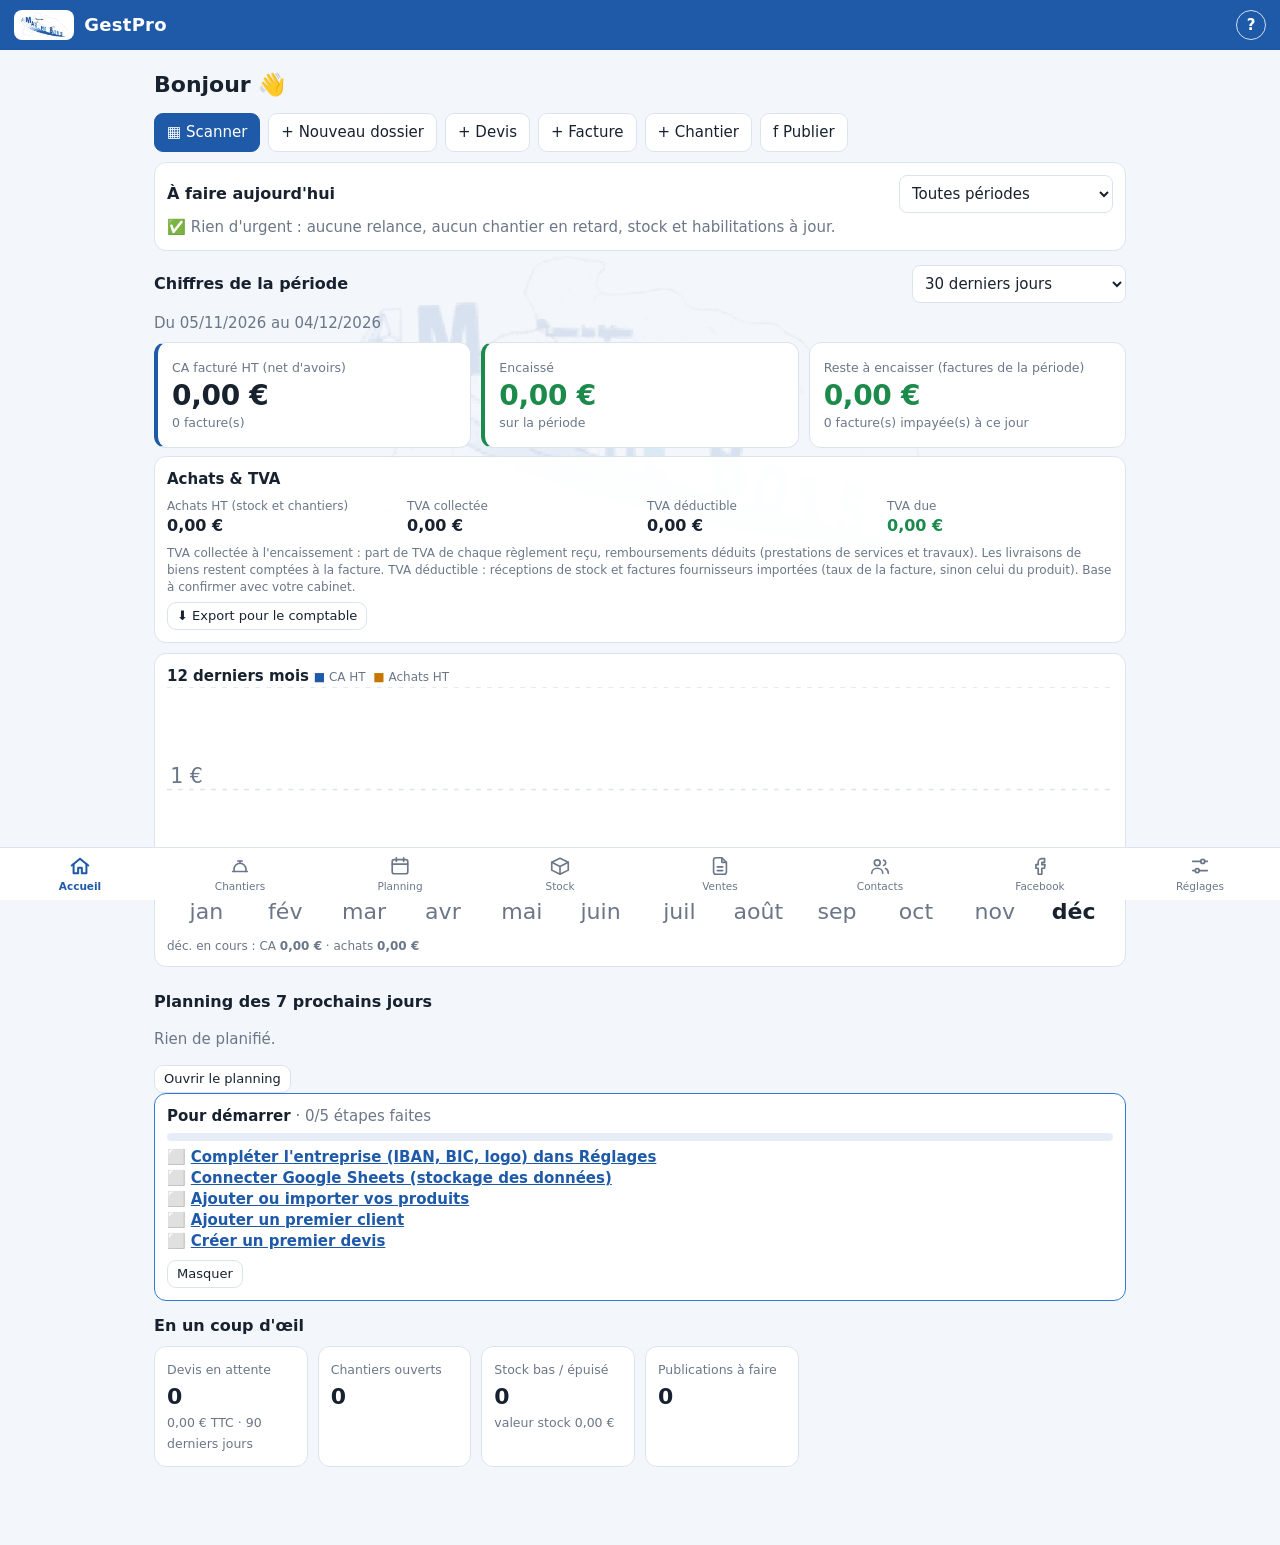
<file: index.html>
<!doctype html>
<html lang="fr">
<head>
<meta charset="utf-8">
<meta name="viewport" content="width=device-width,initial-scale=1,viewport-fit=cover">
<meta name="theme-color" content="#1e5aa8">
<meta name="apple-mobile-web-app-capable" content="yes">
<meta name="apple-mobile-web-app-title" content="GestPro">
<link rel="manifest" href="manifest.webmanifest">
<link rel="icon" href="icon-192.png">
<link rel="apple-touch-icon" href="icon-192.png">
<link rel="stylesheet" href="style.css">
<title>GestPro – Stock, devis, factures</title>
</head>
<body>
<header class="top"><a href="#/dashboard" class="brand"><span class="blogo"><img src="logo.png" alt=""></span><span class="bname">GestPro</span></a><span class="sp"></span><span id="offline" hidden>hors ligne</span><button id="user" class="cloud" hidden></button><button id="cloud" class="cloud" hidden></button><button id="help" class="hbtn" type="button" aria-label="Aide" title="Aide sur cet écran">?</button></header>
<main id="view"></main>
<nav id="nav">
  <a href="#/dashboard" data-r="dashboard"><i><svg viewBox="0 0 24 24" width="22" height="22" fill="none" stroke="currentColor" stroke-width="1.8" stroke-linecap="round" stroke-linejoin="round" aria-hidden="true"><path d="M3 11.5 12 4l9 7.5"/><path d="M5 10v10h5v-6h4v6h5V10"/></svg></i>Accueil</a>
  <a href="#/sites" data-r="sites"><i><svg viewBox="0 0 24 24" width="22" height="22" fill="none" stroke="currentColor" stroke-width="1.8" stroke-linecap="round" stroke-linejoin="round" aria-hidden="true"><path d="M4 18h16"/><path d="M5.5 18v-2.5a6.5 6.5 0 0 1 13 0V18"/><path d="M12 9V6.5"/><path d="M9.5 6.5h5"/></svg></i>Chantiers</a>
  <a href="#/planning" data-r="planning"><i><svg viewBox="0 0 24 24" width="22" height="22" fill="none" stroke="currentColor" stroke-width="1.8" stroke-linecap="round" stroke-linejoin="round" aria-hidden="true"><rect x="3.5" y="5" width="17" height="15.5" rx="2.2"/><path d="M3.5 10h17M8 3v4M16 3v4"/></svg></i>Planning</a>
  <a href="#/stock" data-r="stock"><i><svg viewBox="0 0 24 24" width="22" height="22" fill="none" stroke="currentColor" stroke-width="1.8" stroke-linecap="round" stroke-linejoin="round" aria-hidden="true"><path d="M21 8 12 3.5 3 8v8.5l9 4.5 9-4.5z"/><path d="M3 8l9 4.5L21 8M12 12.5V21"/></svg></i>Stock</a>
  <a href="#/docs" data-r="docs"><i><svg viewBox="0 0 24 24" width="22" height="22" fill="none" stroke="currentColor" stroke-width="1.8" stroke-linecap="round" stroke-linejoin="round" aria-hidden="true"><path d="M14 3H7.5A2.5 2.5 0 0 0 5 5.5v13A2.5 2.5 0 0 0 7.5 21h9a2.5 2.5 0 0 0 2.5-2.5V8z"/><path d="M14 3v5h5M9 13h6M9 17h6"/></svg></i>Ventes</a>
  <button type="button" id="morebtn" aria-expanded="false" aria-controls="more"><i><svg viewBox="0 0 24 24" width="22" height="22" fill="currentColor" aria-hidden="true"><circle cx="5.5" cy="12" r="1.8"/><circle cx="12" cy="12" r="1.8"/><circle cx="18.5" cy="12" r="1.8"/></svg></i>Plus</button>
</nav>
<div id="more" hidden>
  <a href="#/contacts" data-r="contacts"><i><svg viewBox="0 0 24 24" width="22" height="22" fill="none" stroke="currentColor" stroke-width="1.8" stroke-linecap="round" stroke-linejoin="round" aria-hidden="true"><circle cx="9" cy="8.5" r="3.2"/><path d="M3 20c0-3.3 2.7-5.5 6-5.5s6 2.2 6 5.5"/><path d="M16 5.6a3 3 0 0 1 0 5.8M18 14.8c1.8.7 3 2.4 3 5.2"/></svg></i>Contacts</a>
  <a href="#/facebook" data-r="facebook"><i><svg viewBox="0 0 24 24" width="22" height="22" fill="none" stroke="currentColor" stroke-width="1.8" stroke-linecap="round" stroke-linejoin="round" aria-hidden="true"><path d="M14.5 8H17V4h-3a4 4 0 0 0-4 4v2.5H7.5v4H10V21h4v-6.5h2.8l.7-4H14V8.6c0-.4.2-.6.5-.6z"/></svg></i>Facebook</a>
  <a href="#/settings" data-r="settings"><i><svg viewBox="0 0 24 24" width="22" height="22" fill="none" stroke="currentColor" stroke-width="1.8" stroke-linecap="round" stroke-linejoin="round" aria-hidden="true"><path d="M4 7h9M17 7h3M4 17h3M11 17h9"/><circle cx="15" cy="7" r="2.2"/><circle cx="9" cy="17" r="2.2"/></svg></i>Réglages</a>
</div>
<dialog id="modal"></dialog>
<div id="printarea"></div>
<div id="toast" hidden></div>
<script>
/* filet de sécurité : affiche l'erreur au lieu d'une page vide (fichiers mélangés / en cache) */
(function(){var shown=0;function show(m){if(shown++)return;var v=document.getElementById('view');if(v&&v.children.length)return;
 var d=document.createElement('div');d.style.cssText='padding:16px;color:#c62f2f;font:14px system-ui';
 d.innerHTML='<b>GestPro n\'a pas pu démarrer.</b><br>Cause probable : tous les fichiers ne sont pas à la même version sur GitHub. Déposez à nouveau l\'ensemble des fichiers puis rechargez.<br><small></small>';
 d.querySelector('small').textContent=m;(v||document.body).appendChild(d);}
 window.addEventListener('error',function(e){setTimeout(function(){show(e.message||'erreur')},1500)});
 window.addEventListener('unhandledrejection',function(e){setTimeout(function(){show(String(e.reason&&e.reason.message||e.reason))},1500)});})();
</script>
<script type="module" src="app.js"></script>
</body>
</html>
</file>
<file: style.css>
:root{--p:#1e5aa8;--p2:#2f7ad6;--bg:#f3f6fb;--card:#fff;--tx:#18222f;--mut:#6b7788;--bd:#dbe3ee;--ok:#1b8a4b;--warn:#c77700;--bad:#c62f2f;--r:12px}
*{box-sizing:border-box}
html,body{margin:0}
body{font:15px/1.4 system-ui,-apple-system,Segoe UI,Roboto,sans-serif;font-variant-numeric:tabular-nums;background:var(--bg);color:var(--tx);padding-bottom:calc(64px + env(safe-area-inset-bottom))}
.top{position:sticky;top:0;z-index:5;display:flex;align-items:center;gap:8px;background:var(--p);color:#fff;padding:10px 14px;padding-top:calc(10px + env(safe-area-inset-top))}
.brand{color:#fff;text-decoration:none;font-weight:700;font-size:18px;letter-spacing:.3px}
.sp{flex:1}
#offline{font-size:12px;background:#ffffff33;border-radius:99px;padding:2px 8px}
main{max-width:1000px;margin:0 auto;padding:14px}
h2{margin:6px 0 12px;font-size:22px}
h3{margin:14px 0 8px;font-size:16px}
nav#nav{overflow-x:auto;position:fixed;bottom:0;left:0;right:0;z-index:6;display:flex;background:#fff;border-top:1px solid var(--bd);padding-bottom:env(safe-area-inset-bottom)}
nav#nav a,nav#nav button{flex:1 1 0;min-width:48px;text-align:center;text-decoration:none;color:var(--mut);font:inherit;font-size:10.5px;padding:7px 2px 6px;background:none;border:0;cursor:pointer}
nav#nav a i,nav#nav button i{display:block;font-style:normal;line-height:1;height:24px}
nav#nav a i svg,nav#nav button i svg{display:block;margin:0 auto 2px}
nav#nav a.on,nav#nav button.on{color:var(--p);font-weight:600}
nav#nav a.on svg,nav#nav button.on svg{stroke-width:2.2}
.card{background:rgba(255,255,255,.94);border:1px solid var(--bd);border-radius:var(--r);padding:12px;margin-bottom:10px}
.grid{display:grid;gap:10px;grid-template-columns:repeat(auto-fill,minmax(150px,1fr))}
.kpi{background:var(--card);border:1px solid var(--bd);border-radius:var(--r);padding:12px;text-decoration:none;color:inherit;display:block}
.kpi b{display:block;font-size:22px;margin-top:2px}
.kpi small{color:var(--mut)}
.kpi.warn b{color:var(--warn)}.kpi.bad b{color:var(--bad)}.kpi.ok b{color:var(--ok)}
.btn{font:inherit;border:1px solid var(--bd);background:#fff;color:var(--tx);border-radius:9px;padding:8px 12px;cursor:pointer;text-decoration:none;display:inline-block}
.btn.primary{background:var(--p);border-color:var(--p);color:#fff}
.btn.danger{background:#fff;color:var(--bad);border-color:var(--bad)}
.btn.ghost{background:transparent}
.btn.sm{padding:4px 9px;font-size:13px}
.btn:active{opacity:.8}
.row{display:flex;gap:8px;align-items:center;flex-wrap:wrap;margin-bottom:10px}
.tabs{display:flex;gap:4px;margin-bottom:12px;overflow-x:auto;border-bottom:1px solid var(--bd)}
.tabs a{padding:8px 12px;text-decoration:none;color:var(--mut);white-space:nowrap;border-bottom:3px solid transparent}
.tabs a.on{color:var(--p);border-color:var(--p);font-weight:600}
input,select,textarea{font:inherit;width:100%;border:1px solid var(--bd);border-radius:8px;padding:8px;background:#fff;color:var(--tx)}
input[type=checkbox]{width:auto}
textarea{resize:vertical}
.search{flex:1;min-width:160px}
label.f{display:block;margin-bottom:9px}label.f[hidden]{display:none}
label.f>span{display:block;font-size:12px;color:var(--mut);margin-bottom:2px}
.cols{display:grid;gap:0 10px;grid-template-columns:1fr 1fr}
.cols .full{grid-column:1/-1}
.cols[hidden]{display:none}
.item{display:flex;gap:10px;align-items:center;background:rgba(255,255,255,.94);border:1px solid var(--bd);border-radius:var(--r);padding:10px 12px;margin-bottom:8px;cursor:pointer}
.item .main{flex:1;min-width:0}
.item .t{font-weight:600;overflow:hidden;text-overflow:ellipsis}
.item .s{color:var(--mut);font-size:13px}
.item .r{text-align:right;white-space:nowrap}
.chip{display:inline-block;background:#eaf1fb;color:var(--p);border-radius:99px;padding:1px 8px;font-size:12px;margin:2px 3px 0 0}
.chip.warn{background:#fff1d9;color:var(--warn)}.chip.bad{background:#fde5e5;color:var(--bad)}.chip.ok{background:#e0f4e8;color:var(--ok)}
.empty{color:var(--mut);text-align:center;padding:26px 10px}
.muted{color:var(--mut)}
dialog{border:0;border-radius:14px;padding:0;width:min(560px,96vw);max-height:92vh;box-shadow:0 10px 40px #0005}
dialog.wide{width:min(820px,96vw)}
dialog::backdrop{background:#0006}
.mform{display:flex;flex-direction:column;max-height:92vh}
.mform header{display:flex;align-items:center;padding:12px 14px;border-bottom:1px solid var(--bd)}
.mform header h3{margin:0;flex:1}
.mform .x{border:0;background:none;font-size:18px;cursor:pointer}
.mbody{padding:14px;overflow:auto}
.mform footer{display:flex;gap:8px;padding:10px 14px;border-top:1px solid var(--bd)}
.scanner{position:fixed;inset:0;z-index:50;background:#000;display:flex;flex-direction:column}
.scanner video{flex:1;width:100%;object-fit:cover;min-height:0}
.scanner .frame{position:absolute;left:12%;right:12%;top:25%;height:28%;border:3px solid #6fe39a;border-radius:12px;pointer-events:none}
.scanner .sbar{display:flex;gap:6px;padding:10px;background:#111}
.scanner .hint{position:absolute;top:calc(10px + env(safe-area-inset-top));left:0;right:0;text-align:center;color:#fff;margin:0;text-shadow:0 1px 3px #000}
#toast{position:fixed;left:50%;bottom:84px;transform:translateX(-50%);background:#18222f;color:#fff;padding:9px 16px;border-radius:99px;z-index:99;max-width:90vw}
/* éditeur de document */
.lines .ln{display:grid;grid-template-columns:1fr 70px 70px 90px 98px;gap:6px;align-items:start;margin-bottom:6px}
.lines .ln.h{font-size:12px;color:var(--mut)}
.lines .ln select.vat{padding-left:4px;padding-right:2px;font-size:13px}
.lines .ln select.vat.inh{color:var(--mut)}
.totals .trate small{font-weight:400}
.redbox{border:1px solid var(--bd);border-left:4px solid #c9a227;background:#fffbea;border-radius:10px;padding:10px 12px;font-size:13px;margin-top:12px}
.redbox .f{margin:6px 0}
/* seconde ligne : remise, option, total (en une seule ligne quand l'éditeur est assez large) */
.lines .ln .ex{grid-column:1/-1;display:flex;gap:12px;align-items:center;flex-wrap:wrap}
.lines .ln .tot{margin-left:auto;text-align:right;font-weight:600;padding-top:0}
.lines .ln .rem{display:inline-flex;align-items:center;gap:4px;margin:0;font-size:13px;color:var(--mut)}
.lines .ln .rem input{width:64px;padding:5px 6px}
.lines .ln .optk{display:inline-flex;align-items:center;gap:5px;margin:0;font-size:13px;color:var(--mut);cursor:pointer}
.lines .ln .optk input{width:auto}
.blk.optl{border-style:dashed}
.blk.optl .bb{opacity:.82}
.lines .ln .tot s{font-weight:400}
@container blk (min-width:800px){
 .lines .ln{grid-template-columns:minmax(160px,1fr) 62px 70px 84px 96px 68px 80px 112px;align-items:center}
 .lines .ln .ex{display:contents}
 .lines .ln .tot{grid-column:auto;margin-left:0}
 .lines .ln .rem{display:flex;width:100%}
 .lines .ln .rem span:first-child{display:none}
 .lines .ln .rem input{width:100%;min-width:0;padding:5px 4px}
 .lines .ln .optlbl,.lines .ln .tot s{display:none}
 .lines .ln .tot{line-height:1.2;white-space:nowrap}
}
#blks{container:blk/inline-size}
@media(max-width:620px){
 .cols{grid-template-columns:1fr}
 .lines .ln{grid-template-columns:1fr 1fr 1fr 1fr;border:1px solid var(--bd);border-radius:10px;padding:8px}
 .lines .ln .d{grid-column:1/-1}
 .lines .ln.h{display:none}
}
.discrow{margin-left:auto;max-width:300px;margin-top:10px}
.discrow .f{margin-bottom:2px}
.discrow .dr{display:flex;gap:6px}
.discrow .dr input{flex:1;min-width:0}
.discrow .dr select{width:92px;flex:none}
/* bouton « Options » de l'éditeur : TVA ligne par ligne, remises */
.optbtn[hidden]{display:none}
.optbtn.on{background:#eaf1fb;border-color:var(--p2);color:var(--p)}
.optpanel{display:grid;grid-template-columns:repeat(auto-fit,minmax(250px,1fr));gap:12px 22px;border:1px solid var(--bd);border-radius:10px;background:#f7faff;padding:10px 12px;margin:0 0 12px}
.optpanel .og.sideog{display:none}
.optpanel[hidden]{display:none}
.optpanel .og{display:flex;flex-direction:column;gap:7px;min-width:0}
.optpanel .ck{display:flex;gap:8px;align-items:flex-start;margin:0;cursor:pointer}
.optpanel .ck input{width:auto;margin-top:3px;flex:none}
.optpanel .ck small{display:block;color:var(--mut);font-size:12px;font-weight:400}
.optpanel .f{margin:2px 0 0}
.optpanel .foot{grid-column:1/-1;margin:0;font-size:12px}
.optpanel .og>b{font-size:13px}
/* informations internes sous chaque ligne : référence, photo, prix d'achat, marge, stock */
.lines .ln .d{display:flex;gap:6px;align-items:center;min-width:0}
.lines .ln .d>[data-k=desig]{flex:1;min-width:0}
.lines .ln .d .lref{width:84px;flex:none;min-width:0}
.lines .ln .lth{flex:none;width:38px;height:38px;border-radius:7px;overflow:hidden;background:#eef2f8;display:inline-flex}
.lines .ln .lth:empty{display:none}
.lines .ln .lth img{width:100%;height:100%;object-fit:cover}
.lines .ln .mx{grid-column:1/-1;display:flex;flex-wrap:wrap;align-items:center;gap:4px 16px;font-size:12.5px;color:var(--mut)}
.lines .ln .mx[hidden]{display:none}
.lines .ln .mx .pa{display:inline-flex;align-items:center;gap:5px;margin:0}
.lines .ln .mx .pa input{width:86px;padding:4px 6px}
.lines .ln .mx [data-mg]:empty,.lines .ln .mx [data-stk]:empty{display:none}
.lines .ln .mx .pos{color:var(--ok);font-weight:600}
.lines .ln .mx .neg,.margbox .neg{color:var(--bad);font-weight:600}
.margbox .pos{color:var(--ok)}
.lines .ln .mx .stk.low{color:var(--bad);font-weight:600}
.totals .margbox{display:block;border-top:1px dashed var(--bd);margin-top:8px;padding-top:6px;font-size:13px}
.totals .margbox>div{padding:2px 0}
.totals .margbox>b{display:block}
.totals .margbox small{display:block;font-size:11.5px}
/* saisie des lignes sans TVA propre (.nv) et/ou sans remise de ligne (.nr) */
#blks.nv .ln select.vat,#blks.nr .ln .rem{display:none}
@media(min-width:621px){
 .lines #blks.nv .ln{grid-template-columns:1fr 70px 70px 90px}
}
@media(max-width:620px){
 .lines .ln .d{flex-wrap:wrap}
 .lines .ln .d>[data-k=desig]{flex:1 1 100%;order:3}
 .lines .ln .d .lref{flex:1;width:auto;max-width:170px}
 .optpanel{grid-template-columns:1fr}
 .lines #blks.nv .ln{grid-template-columns:1fr 1fr 1fr}
}
@container blk (min-width:800px){
 .lines #blks.nv .ln{grid-template-columns:minmax(160px,1fr) 62px 70px 84px 68px 80px 112px}
 .lines #blks.nr .ln{grid-template-columns:minmax(160px,1fr) 62px 70px 84px 96px 80px 112px}
 .lines #blks.nv.nr .ln{grid-template-columns:minmax(160px,1fr) 62px 70px 84px 80px 112px}
}
.totals .optrow{font-size:13px;color:var(--mut);font-style:italic;border-top:1px dashed var(--bd);margin-top:6px;padding-top:6px}
.totals{margin-left:auto;max-width:300px}
.totals div{display:flex;justify-content:space-between;padding:3px 0}
.totals .big{font-size:18px;font-weight:700;border-top:2px solid var(--p);margin-top:4px;padding-top:6px}
.bar{height:8px;background:#e6edf6;border-radius:99px;overflow:hidden}
.bar i{display:block;height:100%;background:var(--ok)}
/* impression */
#printarea{display:none}
.sheet{font:var(--fs,12.5px)/1.35 Georgia,'Times New Roman',serif;color:#000;width:186mm;max-width:none;margin:0 auto;box-sizing:border-box}
#printarea{padding:0}
.sheet tr{page-break-inside:avoid}
.sheet .hd{display:flex;justify-content:space-between;gap:16px}
.sheet .hd>div{flex:1}
.sheet .co{font-family:Arial,sans-serif}
.sheet .co .nm{font-weight:700;font-size:var(--nmfs,15px);color:#1e5aa8;white-space:pre-line}
.sheet .co img{max-height:var(--logo,90px);max-width:100%;margin-bottom:6px}
.sheet .cl{font-family:Arial,sans-serif;font-weight:700;font-size:var(--clfs,14px);white-space:pre-line}
.sheet h1{font-size:var(--h1,19px);text-align:var(--h1al,left);margin:18px 0 4px}
.sheet .dt{text-align:var(--dateal,left)}
.sheet table.fx{table-layout:fixed;position:static;top:auto;right:auto;padding:0;line-height:inherit} /* « fx » sert aussi de style au bouton × (.fx plus bas) : on l'annule pour les tableaux à colonnes fixes */
.sheet .sig .sph{height:var(--sigh,60px)}
.sheet table{width:100%;border-collapse:collapse;margin-top:12px}
.sheet th{background:#9dbbe3;border:1px solid #6d8fbf;padding:4px;font-weight:700}
.sheet td{border:1px solid #888;padding:var(--pad,5px) 6px}
.sheet td.n,.sheet th.n{text-align:right;white-space:nowrap}
.sheet tr.t td{background:#fff7c2;font-weight:700}
.sheet .pay{margin-top:10px}
.sheet .sig{display:flex;justify-content:space-between;margin-top:18px;gap:20px}
.sheet .sig>div{flex:1}
.sheet .small{font-size:10.5px;color:#333}
@media print{
 body{background:#fff;padding:0}
 body>*:not(#printarea){display:none!important}
 #printarea{display:block}
 @page{size:A4;margin:12mm 12mm 14mm 12mm}
}

.cloud{font:inherit;font-size:12px;border:0;border-radius:99px;padding:3px 10px;background:#ffffff33;color:#fff;cursor:pointer}
.cloud.ok{background:#1b8a4b}.cloud.err,.cloud.auth{background:#c77700}
.hbtn{font:inherit;font-weight:700;font-size:15px;width:30px;height:30px;flex:none;border:1.5px solid #ffffffcc;border-radius:50%;padding:0;background:transparent;color:#fff;cursor:pointer;line-height:1}
.hbtn:hover,.hbtn:focus-visible{background:#ffffff33}
body.locked #help{display:none}
.steps li{margin-bottom:6px}

.scanner .ctl{display:flex;gap:6px;padding:8px 10px;background:#111;flex-wrap:wrap;align-items:center}
.scanner .ctl select{width:auto;max-width:100%;flex:1;min-width:140px;padding:5px}
.scanner .ctl input[type=range]{flex:1;min-width:120px;padding:0}

/* logo en fond d'écran (réglable) */
:root{--logo:none}
body::before{content:"";position:fixed;inset:0;z-index:-1;background:var(--logo) center 42%/min(78vw,560px) no-repeat;opacity:.13;pointer-events:none}
/* photos produit */
.pthumb{width:48px;height:48px;flex:none;object-fit:cover;border-radius:10px;background:#eaf1fb}
.pthumb.ph{display:flex;align-items:center;justify-content:center;color:#9bb3d4;font-size:20px}
.pthumb.big{width:120px;height:120px}
.card.start{border-color:var(--p2)}
.card.start a{color:var(--p);font-weight:600}
@media print{body::before{display:none}}

/* sélecteur d'émojis */
.emo{border:1px solid var(--bd);border-radius:10px;padding:8px;margin-bottom:8px;background:#fff}
.emo[hidden]{display:none}
.emogrid{display:grid;grid-template-columns:repeat(auto-fill,minmax(44px,1fr));gap:4px}
.emogrid button{font-size:24px;line-height:1;border:0;background:none;border-radius:8px;padding:6px 0;cursor:pointer}
.emogrid button:active,.emogrid button:hover{background:#eaf1fb}
.chq[hidden]{display:none}.cols .chq{grid-column:1/-1}

.dot{display:inline-block;width:12px;height:12px;border-radius:50%;flex:none;vertical-align:middle}

/* équipe & planning */
.avatar{display:inline-flex;align-items:center;justify-content:center;width:38px;height:38px;border-radius:50%;color:#fff;font-weight:700;font-size:14px;flex:none}
.avatar.sm{width:24px;height:24px;font-size:10px;vertical-align:middle}
.chk label{display:block;padding:5px 0}
.wscroll{overflow-x:auto;background:rgba(255,255,255,.94);border:1px solid var(--bd);border-radius:var(--r)}
.wtab{border-collapse:collapse;width:100%;min-width:720px}
.wtab th,.wtab td{border:1px solid var(--bd);padding:4px;vertical-align:top;font-size:12px}
.wtab thead th{background:#eaf1fb;color:var(--p)}.wtab th.today{background:var(--p);color:#fff}
.wtab th.who{text-align:left;white-space:nowrap;min-width:120px;position:sticky;left:0;background:#fff;z-index:1}
.wtab td[data-m]{min-width:92px;height:54px;cursor:pointer}.wtab td.over{background:#fde5e5}.wtab td.tot{font-weight:700;text-align:right;white-space:nowrap}
.pchip{display:block;width:100%;border:0;border-radius:6px;color:#fff;padding:3px 5px;margin-bottom:3px;text-align:left;font:inherit;font-size:11.5px;cursor:pointer;overflow:hidden;text-overflow:ellipsis;white-space:nowrap}
.pchip small{display:block;opacity:.85}
.mgrid{display:grid;grid-template-columns:repeat(7,1fr);gap:2px}
.mh{text-align:center;font-size:12px;color:var(--mut);padding:2px}
.mc{min-height:76px;background:rgba(255,255,255,.94);border:1px solid var(--bd);border-radius:6px;padding:2px;cursor:pointer;overflow:hidden}
.mc.out{opacity:.45}.mc.today{border-color:var(--p);box-shadow:0 0 0 1px var(--p) inset}
.mc .dn{font-size:11px;color:var(--mut);text-align:right}
.mchip{border-radius:4px;color:#fff;font-size:10px;line-height:1.2;padding:1px 3px;margin-bottom:2px;overflow:hidden}
.mchip small{opacity:.85}

body.locked nav#nav{display:none}
nav#nav a[hidden]{display:none}

/* sélecteur de couleur */
.swatches{display:flex;flex-wrap:wrap;gap:8px;margin-top:4px}
.sw{width:32px;height:32px;border-radius:50%;border:2px solid #fff;box-shadow:0 0 0 1px var(--bd);cursor:pointer;padding:0;position:relative;display:inline-block}
.sw.on{box-shadow:0 0 0 3px var(--p)}
.sw.custom{background:conic-gradient(red,yellow,lime,aqua,blue,magenta,red);overflow:hidden}
.sw.custom input{position:absolute;inset:0;opacity:0;width:100%;height:100%;cursor:pointer;padding:0;border:0}
.sw.custom i{position:absolute;inset:0;display:flex;align-items:center;justify-content:center;font-style:normal;font-weight:700;color:#fff;text-shadow:0 0 3px #000;pointer-events:none}

/* ---- Blocs de devis / facture ---- */
.blk{border:1px solid var(--bd);border-radius:10px;margin-bottom:8px;background:var(--card,#fff)}
.blk.drag{opacity:.45}.blk.over{outline:2px dashed var(--pri,#2f7ad6)}
.blk .bh{display:flex;gap:4px;align-items:center;padding:4px 6px;border-bottom:1px solid var(--bd);font-size:12px;color:var(--mut)}
.blk .bh .grip{cursor:grab;padding:0 6px;font-weight:700;touch-action:none}
.blk .bh .bt{text-transform:uppercase;letter-spacing:.04em}
.blk .bb{padding:6px}
.blk .ln{margin-bottom:0}
.blk-section{border-left:4px solid #1e5aa8}
.blk-text{border-left:4px solid #9aa4b2}
.blk-pagebreak{border-style:dashed}
.sec-ed{display:flex;gap:6px;flex-wrap:wrap;align-items:center}
.sec-ed>input[data-k=title]{flex:1;min-width:160px}
.sec-ed .mini{display:flex;gap:4px;align-items:center}
.sec-ed .mini button,.sec-ed .mini label{border:1px solid var(--bd);border-radius:6px;background:transparent;padding:2px 6px;cursor:pointer;color:inherit;font:inherit;display:inline-flex;align-items:center;gap:2px}
.sec-ed .mini input[type=color]{width:22px;height:22px;padding:0;border:0;background:none}
.pbk-ed{text-align:center;color:var(--mut);font-size:12px}
.rte{min-height:60px;padding:8px;border:1px solid var(--bd);border-radius:8px;outline:none;line-height:1.4;background:var(--bg,#fff)}
.rte:focus{border-color:var(--pri,#2f7ad6)}
.rte:empty:before{content:attr(data-ph);color:var(--mut)}
.rte ul,.rte ol{margin:4px 0;padding-left:22px}
.rtb{display:flex;flex-wrap:wrap;gap:4px;align-items:center;position:sticky;top:0;z-index:5;background:var(--card,#fff);padding:4px 0;border-bottom:1px solid var(--bd);margin-bottom:8px}
.rtb select{width:auto}
.rtb button,.rtb label,.rtb select{border:1px solid var(--bd);border-radius:6px;background:transparent;color:inherit;font:inherit;padding:3px 8px;cursor:pointer;display:inline-flex;align-items:center;gap:3px;min-height:30px}
.rtb input[type=color]{width:22px;height:22px;padding:0;border:0;background:none}
.sheet tr.sec td{background:#eef3fa}
.sheet tr.txt td{border-top:0;border-bottom:0;white-space:normal}
.sheet tr.txt ul,.sheet tr.txt ol{margin:2px 0;padding-left:20px}
.pal{position:relative;display:inline-block}
.pal>summary{list-style:none;cursor:pointer;border:1px solid var(--bd);border-radius:6px;padding:3px 8px;min-height:30px;display:inline-flex;align-items:center}
.pal>summary::-webkit-details-marker{display:none}
.palbox{position:absolute;z-index:20;top:100%;left:0;display:flex;flex-wrap:wrap;gap:6px;width:190px;padding:8px;background:var(--card,#fff);border:1px solid var(--bd);border-radius:8px;box-shadow:0 4px 14px rgba(0,0,0,.18)}
.palbox .sw{width:24px;height:24px;border-radius:50%;border:1px solid #8884;padding:0;cursor:pointer;position:relative;overflow:hidden}
.palbox .sw.custom{background:conic-gradient(red,yellow,lime,aqua,blue,magenta,red)}
.palbox .sw.custom input{position:absolute;inset:0;opacity:0;cursor:pointer;width:100%;height:100%}
.palbox .sw.custom i{position:absolute;inset:0;display:grid;place-items:center;font-style:normal;color:#fff;font-weight:700;text-shadow:0 0 2px #000}
.subv{font-size:13px;color:var(--mut);margin-left:auto;white-space:nowrap}
.sec-ed .mini button.on{background:var(--p,#2f7ad6);color:#fff}
.sheet tr.subt td{background:#f3f6fb;border-top:0}
.av{width:22px;height:22px;border-radius:50%;object-fit:cover;vertical-align:middle;margin-right:6px}
.av.ini{display:inline-grid;place-items:center;background:var(--p,#2f7ad6);color:#fff;font-size:11px;font-weight:700}
.rel h4{margin:10px 0 4px;font-size:13px}
.rel a.item{text-decoration:none;color:inherit;padding:6px 8px;margin-bottom:4px}
.ac{position:absolute;left:0;right:0;top:100%;z-index:50;background:var(--card,#fff);border:1px solid var(--bd);border-radius:8px;box-shadow:0 6px 18px rgba(0,0,0,.18);max-height:240px;overflow:auto}
.ac button{display:block;width:100%;text-align:left;border:0;background:none;padding:9px 10px;font:inherit;color:inherit;cursor:pointer;border-bottom:1px solid var(--bd)}
.ac button:hover{background:rgba(47,122,214,.12)}
.richf .rtb{display:none}.richf:focus-within .rtb{display:flex}
.richf .rte-wrap{display:flex;gap:6px;flex-wrap:wrap;align-items:center;margin-bottom:4px}
.seg{display:inline-flex;gap:0}.seg .btn{border-radius:0}.seg .btn:first-child{border-radius:8px 0 0 8px}.seg .btn:last-child{border-radius:0 8px 8px 0}
.seg .btn.on{background:var(--p,#2f7ad6);color:#fff;border-color:var(--p,#2f7ad6)}
.pvpaper{background:#fff;color:#000;max-width:210mm;margin:8px auto;box-shadow:0 2px 14px rgba(0,0,0,.25);border-radius:4px;overflow:hidden}
.pvin{width:210mm;box-sizing:border-box;padding:12mm}
.pvpaper .sheet{max-width:none}
.blk.insec{margin-left:14px;border-left:3px solid #1e5aa855}
/* Conserve les couleurs (fonds, surlignages, textes) à l'impression et en PDF */
.sheet,.sheet *,#printarea,#printarea *{-webkit-print-color-adjust:exact!important;print-color-adjust:exact!important;color-adjust:exact!important}
.filt{flex-wrap:wrap;align-items:flex-end;gap:8px;margin:6px 0}
.filt .f.sm{min-width:120px;flex:1}.filt .f.sm span{font-size:11px}
.chk2{display:inline-flex;gap:6px;align-items:center;font-size:13px;padding-bottom:8px}

.pvedit .zn{cursor:text;outline:1px dashed transparent;border-radius:2px}
.pvedit .zn:hover{outline-color:#2f7ad6;background:rgba(47,122,214,.10)}
.zempty{color:#999;font-weight:400}
.zta{width:100%;box-sizing:border-box;font:inherit;color:#000;background:#fffbe0;border:1px solid #2f7ad6;border-radius:3px;padding:3px;min-height:1.6em}
.pvtools{margin:6px 0}

.gg{display:flex;gap:10px;flex-wrap:wrap;margin-top:4px}
.ggi{display:inline-flex;align-items:center;gap:3px;font-size:10px;color:var(--mut)}
.ggi em{font-style:normal;min-width:26px}
.gbar{display:inline-block;width:52px;height:6px;background:#e6edf6;border-radius:99px;overflow:hidden}
.gbar b{display:block;height:100%;background:var(--p);border-radius:99px}
.gbar b.ok{background:var(--ok)}.gbar b.warn{background:var(--warn)}.gbar b.bad{background:var(--bad)}
.gbar.big{display:block;width:100%;height:10px}
.gline{margin-bottom:10px}.gline .gh{display:flex;justify-content:space-between;margin-bottom:3px}

/* Blocs positionnés (en-tête / pied de page) */
.sheet .cv{position:relative;width:186mm}
.sheet .li{position:absolute;box-sizing:border-box;overflow:visible;word-wrap:break-word}
.sheet .li h1{margin:0;font-size:var(--h1,19px);text-align:var(--h1al,left)}
.sheet .li.c-coName{font-family:Arial,sans-serif;font-weight:700;font-size:var(--nmfs,15px);color:#1e5aa8;white-space:pre-line}
.sheet .li.c-coInfo,.sheet .li.c-client{font-family:Arial,sans-serif}
.sheet .li.c-coInfo{white-space:pre-line}
.sheet .li.c-client{font-weight:700;font-size:var(--clfs,14px)}
.sheet .li.c-certs{font-size:10.5px;color:#333}
.sheet .li.c-dateLine .dl{font-weight:700}
.sheet .li.c-intro{font-weight:700}
.sheet .li.c-sigLeft,.sheet .li.c-bank{white-space:normal}
.sheet .tblwrap{width:186mm}
.sheet .foot{margin-top:10px;page-break-inside:avoid}
/* Éditeur visuel */
body.lyopen{overflow:hidden}
#lyed{position:fixed;inset:0;z-index:50;background:#d8dde4;color:var(--tx);display:flex;flex-direction:column}
.lytop{display:flex;gap:6px;align-items:center;flex-wrap:wrap;padding:8px 10px;background:var(--card,#fff);border-bottom:1px solid var(--bd)}
.lytop .lyt{font-size:14px}
.lymenu{position:absolute;top:48px;right:8px;z-index:3;background:var(--card,#fff);border:1px solid var(--bd);border-radius:10px;padding:8px;display:flex;flex-direction:column;gap:4px;max-height:60vh;overflow:auto;box-shadow:0 6px 24px rgba(0,0,0,.25)}
.lymenu[hidden]{display:none}
.lybody{flex:1;min-height:0;display:flex}
.lystage{flex:1;overflow:auto;padding:8px;min-width:0}
.lyfit{margin:0 auto}
.lyin{width:210mm;background:#fff;box-shadow:0 2px 14px rgba(0,0,0,.3)}
.lypage{padding:12mm 12mm 14mm;min-height:297mm;box-sizing:border-box;position:relative;color:#000;background-image:linear-gradient(to bottom,transparent calc(285mm - 1px),#e0a0a0 calc(285mm - 1px),#e0a0a0 285mm,transparent 285mm)}
.lypanel{width:310px;flex:none;overflow:auto;padding:10px;background:var(--card,#fff);border-left:1px solid var(--bd)}
.lypanel h4{margin:0 0 8px}
.lypanel .f.inl{display:inline-flex;flex-direction:row;align-items:center;gap:4px}
.lypanel .f.inl input[type=number]{width:64px}
.lypanel .lyfmt{margin:0 0 6px;align-items:center}
.lypanel .btn.on{background:var(--p);color:#fff;border-color:var(--p)}
.lypos{grid-template-columns:1fr 1fr!important}
.lyedit .li{outline:1px dashed #8aa6d3;cursor:move;touch-action:none;min-width:3mm;min-height:3mm}
.lyedit .li:hover{background:rgba(47,122,214,.08)}
.lyedit .li.sel{outline:2px solid #2f7ad6;background:rgba(47,122,214,.10)}
.lyedit .li img{pointer-events:none}
.lyedit .lirz{position:absolute;right:-7px;bottom:-7px;width:14px;height:14px;background:#2f7ad6;border:2px solid #fff;border-radius:50%;cursor:nwse-resize;touch-action:none}
.lyedit .cv{outline:1px solid #c8d4e6;background:rgba(47,122,214,.025)}
.lyedit .cvh{position:absolute;left:0;right:0;bottom:-10px;height:10px;text-align:center;font:9px/10px Arial,sans-serif;color:#2f7ad6;background:#e3ecf9;cursor:ns-resize;touch-action:none;user-select:none}
.lyedit .tblwrap{cursor:pointer;outline:1px dashed transparent;margin-top:12px}
.lyedit .tblwrap:hover{outline-color:#2f7ad6}
.lyedit .tblwrap.sel{outline:2px solid #2f7ad6}
@media (max-width:760px){
  .lybody{flex-direction:column}
  .lypanel{width:auto;max-height:42vh;border-left:0;border-top:1px solid var(--bd)}
}

.item.locked{opacity:.5;filter:grayscale(.9)}
.chip.lockchip{background:#fdecec;color:#a33}

.filt .f.multi{flex:1 1 100%}.filt .f.multi>span{display:block;font-size:11px;color:var(--mut);margin-bottom:3px}
.tgs{display:flex;flex-wrap:wrap;gap:6px}
.tg{border:1px solid #c9d3e3;background:#fff;color:inherit;border-radius:99px;padding:5px 12px;font-size:13px;cursor:pointer}
.tg[aria-pressed=true]{background:var(--p);border-color:var(--p);color:#fff}

.avatar.xs{width:20px;height:20px;font-size:9px;border:2px solid #fff;margin-left:-6px;box-shadow:0 0 0 1px rgba(0,0,0,.08)}
.avs{display:inline-flex;align-items:center;padding-left:6px;vertical-align:middle;margin-top:3px}
.avs .more{font-size:11px;color:#667;margin-left:4px}
.lnk{display:flex;gap:8px;align-items:center;padding:6px 0;border-bottom:1px solid #eef1f6}
.lnk:last-child{border-bottom:0}.lnk a{flex:1;min-width:0;overflow:hidden;text-overflow:ellipsis;white-space:nowrap}

.fgrid{display:grid;grid-template-columns:repeat(auto-fill,minmax(104px,1fr));gap:8px}
.fitem{position:relative;border:1px solid #e1e6ef;border-radius:8px;padding:6px;cursor:pointer;background:#fff;min-width:0}
.fth{height:76px;display:flex;align-items:center;justify-content:center;font-size:30px;background:#f3f6fb;border-radius:6px;overflow:hidden}
.fth img{width:100%;height:100%;object-fit:cover}
.fn{font-size:12px;margin-top:4px;overflow:hidden;text-overflow:ellipsis;white-space:nowrap}.fs{font-size:11px;color:#778}
.fx{position:absolute;top:4px;right:4px;padding:0 6px;line-height:20px}

/* ---- Menu « Plus » du bas ---- */
#more{position:fixed;right:8px;bottom:calc(62px + env(safe-area-inset-bottom));z-index:7;background:#fff;border:1px solid var(--bd);border-radius:14px;box-shadow:0 8px 28px #0003;padding:6px;min-width:190px}
#more a{display:flex;align-items:center;gap:12px;padding:11px 14px;border-radius:10px;color:var(--tx);text-decoration:none;font-size:15px}
#more a i{display:flex;font-style:normal;color:var(--p)}
#more a:hover,#more a.on{background:#eaf1fb}
#more a.on{font-weight:600}
#more a[hidden],nav#nav button[hidden]{display:none}
body.locked #more{display:none}
/* ---- En-tête : logo + nom ---- */
.brand{display:flex;align-items:center;gap:10px;min-width:0}
.brand .blogo{display:flex;align-items:center;background:#fff;border-radius:8px;height:30px;padding:2px 7px;flex:none}
.brand .blogo img{height:24px;max-width:84px;object-fit:contain;display:block}
.brand .bname{white-space:nowrap;overflow:hidden;text-overflow:ellipsis}
/* ---- Filtres repliables ---- */
.fbar{margin:6px 0}
.fbar .frow{display:flex;gap:8px;align-items:center;flex-wrap:wrap}
.fbar .fcount{display:inline-block;min-width:18px;height:18px;line-height:18px;border-radius:99px;background:var(--p);color:#fff;font-size:11px;text-align:center;margin-left:4px;padding:0 5px}
.fbar .fsum{font-size:12px;color:var(--mut);flex:1;min-width:0;overflow:hidden;text-overflow:ellipsis;white-space:nowrap}
.fbar .filt{margin:8px 0 0;padding:10px;border:1px solid var(--bd);border-radius:var(--r);background:rgba(255,255,255,.94)}
.fbar .filt[hidden]{display:none}
/* ---- Tableau de bord ---- */
.hero{display:grid;gap:10px;grid-template-columns:1fr 1fr;margin:8px 0}
.hero>:last-child{grid-column:1/-1}
@media(min-width:720px){.hero{grid-template-columns:repeat(3,1fr)}.hero>:last-child{grid-column:auto}}
.hero .kpi{padding:14px}
.hero .kpi b{font-size:28px;line-height:1.15;letter-spacing:-.3px}
.hero .kpi:first-child{border-left:4px solid var(--p)}
.hero .kpi.ok:nth-child(2){border-left:4px solid var(--ok)}
.hero .kpi.warn,.hero .kpi.bad{border-left:4px solid var(--warn)}
.hero .kpi.bad{border-left-color:var(--bad)}
.mini{display:grid;grid-template-columns:repeat(auto-fit,minmax(110px,1fr));gap:8px 14px}
.mini div small{display:block;color:var(--mut);font-size:12px}
.mini div b{font-size:16px}
.mini div b.warn{color:var(--warn)}.mini div b.ok{color:var(--ok)}
.cnote{font-size:12px;color:var(--mut);margin:8px 0 0}

/* ---- Éditeur de document : en-tête repliable, barre de total, aperçu à côté ---- */
details.hdr>summary{cursor:pointer;display:flex;align-items:center;gap:8px;list-style:none}
details.hdr>summary::-webkit-details-marker{display:none}
details.hdr>summary b{min-width:0;overflow:hidden;text-overflow:ellipsis;white-space:nowrap}
details.hdr[open]>summary{margin-bottom:10px;padding-bottom:8px;border-bottom:1px solid var(--bd)}
.hdrtog{display:inline-block;transition:transform .15s}
details.hdr[open] .hdrtog{transform:rotate(180deg)}
#edwrap[hidden],#sidepv[hidden]{display:none}
.stickybar{position:sticky;bottom:calc(56px + env(safe-area-inset-bottom));z-index:4;display:flex;align-items:center;gap:10px;padding:8px 12px;margin-top:10px;background:#fff;border:1px solid var(--bd);border-radius:12px;box-shadow:0 -2px 12px rgba(24,34,47,.12)}
.stickybar .sbt{display:flex;gap:14px;flex-wrap:wrap;font-size:14px;color:var(--mut)}
.stickybar .sbt b{color:var(--tx);font-size:16px}
.stickybar .sbt span:last-child b{color:var(--p)}
.stickybar .warnbtn{background:#fff1d9;border-color:#e6b866;color:var(--warn)}
.stickybar .warnbtn.bad{background:#fde5e5;border-color:var(--bad);color:var(--bad)}
.stickybar .warnbtn[hidden]{display:none}
.chk{margin:6px 0}.chk.warn{color:#8a5a00}.chk.err{color:var(--bad)}

#sidepv{display:none}
@media(min-width:1200px){
 .optpanel .og.sideog{display:flex}
 #view.wide{max-width:1560px}
 #edwrap.split{display:grid;grid-template-columns:minmax(0,1fr) clamp(380px,34vw,640px);gap:16px;align-items:start}
 #edwrap.split #sidepv{display:block;position:sticky;top:64px;max-height:calc(100vh - 150px);overflow:auto}
 #sidepv .sph{display:flex;align-items:center;gap:8px;margin-bottom:4px}
 #sidepv .pvpaper{margin:0}
}
.sheet tr.opt td{color:#444}
.sheet tr.opt td:first-child{font-style:italic}
.sheet tr.optt td{border-top:2px dashed #888;background:#fafafa}

html{scroll-padding-bottom:140px}
.hdrlbl{margin-right:2px}
@media(max-width:520px){.hdrlbl{display:none}}
@media(max-width:620px){
 .stickybar{padding:6px 10px;gap:8px;bottom:calc(54px + env(safe-area-inset-bottom))}
 .stickybar .sbt{gap:2px 10px;font-size:12px;line-height:1.25}
 .stickybar .sbt b{font-size:14px}
 .stickybar .btn.primary{padding:8px 12px}
}

nav#nav{justify-content:center}
nav#nav a,nav#nav button{max-width:160px}

/* Factures d'acompte */
.sheet tr.t.pre td{background:#eef3fa}
.sheet tr.depr td{color:#333}
.totals .dep b{color:var(--bad,#c0392b)}
.depbox{margin:12px 0 4px;margin-left:auto;max-width:420px;border:1px solid var(--bd);border-left:4px solid var(--p);background:#f5f9ff;border-radius:10px;padding:8px 12px;font-size:13px}
.depbox>b{display:block;margin-bottom:2px}
.depbox .dl{display:flex;justify-content:space-between;align-items:baseline;gap:10px;padding:2px 0}
.depbox .dl b{white-space:nowrap;flex:none}
.depbox .dwarn{margin-top:6px;padding-top:6px;border-top:1px dashed var(--bd);color:#8a5a00}
.depbox .dwarn .btn{margin-top:4px}
.depprev{margin:12px 0 4px;padding:10px 12px;border:1px solid var(--bd);border-left:4px solid var(--p);border-radius:10px;background:#f5f9ff;font-size:14px;line-height:1.5}
.depprev.bad{border-left-color:var(--bad,#c0392b);background:#fdf0ee}
.dpck{display:flex;gap:8px;align-items:flex-start;margin:8px 0;font-size:14px}
.dpck input{margin-top:3px}

/* Devis facturés */
.invbanner{margin:0 0 12px;padding:9px 12px;border:1px solid #ecd9a0;border-left:4px solid #e0a82e;border-radius:10px;background:#fff8e5;font-size:14px}
.invnote{margin:4px 2px 8px;font-size:13px;color:var(--mut)}
.invnote .lnk{border:0;background:none;padding:0;color:var(--p);font:inherit;text-decoration:underline;cursor:pointer}

/* Aide contextuelle */
.help .hintro{margin:0 0 10px;color:var(--mut)}
.help details{border:1px solid var(--bd);border-radius:10px;margin:0 0 8px;background:#fff}
.help summary{cursor:pointer;padding:9px 12px;font-weight:600;color:var(--p);list-style:none}
.help summary::-webkit-details-marker{display:none}
.help summary::before{content:'▸';display:inline-block;width:1.1em}
.help details[open]>summary::before{content:'▾'}
.help details>div{padding:0 12px 10px}
.help p{margin:0 0 8px}
.help ul,.help ol{margin:0 0 8px;padding-left:20px}
.help li{margin-bottom:3px}
.help a{color:var(--p)}
.help .warnnote{background:#fff1d9;border-radius:8px;padding:6px 10px;color:#7a4a00}
.help .htab{width:100%;border-collapse:collapse;font-size:13.5px;margin:0 0 8px}
.help .htab th,.help .htab td{border:1px solid var(--bd);padding:5px 8px;text-align:left;vertical-align:top}
.help .htab th{background:#eaf1fb;color:var(--p)}
.help .hmore{margin:14px 0 6px;font-size:13px;color:var(--mut);font-weight:600}
.help .hchips{display:flex;flex-wrap:wrap;gap:6px}
.help .hchip{font:inherit;font-size:13px;border:1px solid var(--bd);background:#eaf1fb;color:var(--p);border-radius:99px;padding:4px 11px;cursor:pointer}
.help .hchip:hover{background:#dbe8f8}

/* Éditeur de lignes : barre d'ajout compacte, menu des catégories, recherche dans la ligne, mise en forme repliable */
.abar{display:flex;flex-wrap:wrap;align-items:center;gap:4px;margin-top:8px}
.ab{font:inherit;font-size:13px;line-height:1;display:inline-flex;align-items:center;gap:5px;min-height:32px;padding:4px 9px;border:1px solid var(--bd);border-radius:8px;background:#fff;color:var(--tx);cursor:pointer;white-space:nowrap}
.ab:hover,.ab:focus-visible{background:#eef3fb}
.ab i{font-style:normal;font-size:15px;line-height:1}
.ab .car{font-size:10px}
.ab.pri{background:var(--p);border-color:var(--p);color:#fff}
.ab.pri:hover,.ab.pri:focus-visible{background:var(--p2)}
.asep{width:1px;height:20px;background:var(--bd);margin:0 3px}
.abwrap{position:relative}
.pmenu{position:absolute;left:0;top:calc(100% + 4px);z-index:40;min-width:250px;padding:4px;background:var(--card,#fff);border:1px solid var(--bd);border-radius:10px;box-shadow:0 8px 24px rgba(0,0,0,.22)}
.pmenu[hidden]{display:none}
.pmenu.up{top:auto;bottom:calc(100% + 4px)}
.pmenu button{display:flex;align-items:center;gap:9px;width:100%;text-align:left;border:0;background:none;padding:9px 10px;border-radius:7px;font:inherit;color:inherit;cursor:pointer}
.pmenu button:hover,.pmenu button:focus-visible{background:rgba(47,122,214,.14)}
.pmenu button i{font-style:normal;width:1.4em;text-align:center}
.pmenu hr{border:0;border-top:1px solid var(--bd);margin:4px 2px}
/* La barre reste sur une seule rangée : les libellés disparaissent (emoji seuls) quand la place manque, selon la largeur réelle de l'éditeur */
.abarbox{container-type:inline-size}
@container (max-width:830px){ #addpdf span,#adde span,#addm span,#addb span{display:none} }
@container (max-width:570px){ #addl span,#adds span,#addt span{display:none} .asep{margin:0 1px} }
@container (max-width:380px){ #addp span{display:none} .asep{display:none} .abar{gap:2px} .ab{padding:4px 6px} }
.lines .ln .d{position:relative}
.sg{max-height:290px}
.sg .sgh{display:flex;justify-content:space-between;align-items:center;gap:8px;padding:5px 10px;font-size:12px;color:var(--mut);background:#f3f6fb;border-bottom:1px solid var(--bd);position:sticky;top:0}
.sg .sgh button{display:inline-block;width:auto;border:0;padding:2px 6px;font-size:12px;color:var(--p);background:none;cursor:pointer}
.ac.sg button.sgi{display:flex;gap:8px;align-items:baseline}
.sg .sgi .n{flex:1;min-width:0}
.sg .sgi small{color:var(--mut)}
.sg .sgi b{font-weight:600;white-space:nowrap}
.sg .sgi.on{background:rgba(47,122,214,.18)}
.sg .sgn{padding:10px;color:var(--mut);font-size:13px}
.blk .rtb{position:static;margin:0 0 6px;padding:0 0 6px;border-bottom:1px dashed var(--bd);gap:3px}
.blk .rtb button,.blk .rtb label,.blk .rtb select,.blk .rtb .pal>summary{min-height:26px;padding:1px 7px;font-size:13px}
.blk .bh [data-tb].on{background:var(--p);border-color:var(--p);color:#fff}

/* ---- Classement des produits en lot (Stock › Produits › 🏷 Classer) ---- */
.clf-bar{display:flex;gap:8px;flex-wrap:wrap;margin:6px 0 8px}
.clf-bar .search{flex:1 1 220px;min-width:0}
.clf-bar select{width:auto;flex:0 1 230px;max-width:100%}
.clf-act{display:flex;gap:8px;align-items:center;flex-wrap:wrap;padding:8px 10px;background:#eaf1fb;border-radius:10px}
.clf-act select{width:auto;max-width:100%;flex:0 1 210px}
.clf-act .muted{font-size:13px}
.clf-all{display:flex;align-items:center;gap:6px;font-size:14px;cursor:pointer;white-space:nowrap}
.clf-all input,.clf-n input{width:18px;height:18px;flex:none;margin:0}
.clf-list{max-height:48vh;overflow:auto;border:1px solid var(--bd);border-radius:10px;margin-top:8px;background:#fff}
.clf-r{display:grid;grid-template-columns:1fr minmax(150px,230px);gap:8px;align-items:center;padding:6px 10px;border-bottom:1px solid var(--bd)}
.clf-r:last-child{border-bottom:0}
.clf-r.done{background:#f1faf4}
.clf-n{display:flex;gap:10px;align-items:center;min-width:0;cursor:pointer}
.clf-n span{min-width:0;display:block}
.clf-n b{display:block;font-weight:600;overflow:hidden;text-overflow:ellipsis;white-space:nowrap}
.clf-n small{display:block;color:var(--mut);overflow:hidden;text-overflow:ellipsis;white-space:nowrap}
.clf-r select{width:100%;padding:6px 8px}
.clf-r.done select{border-color:var(--ok)}
@media (max-width:560px){
  .clf-r{grid-template-columns:1fr}
  .clf-n b,.clf-n small{white-space:normal}
  .clf-list{max-height:50vh}
  .clf-intro{display:none}
}

/* ---- Désignation d'une ligne : champ mis en forme (gras, couleur, taille, listes, saut de ligne) ---- */
.dz{border:1px solid var(--bd);border-radius:8px;padding:8px;min-height:38px;background:#fff;color:var(--tx);outline:none;line-height:1.35;overflow-wrap:anywhere;cursor:text}
.dz:focus{border-color:var(--p2)}
.dz:empty:before{content:attr(data-ph);color:var(--mut);pointer-events:none}
.dz ul,.dz ol{margin:2px 0;padding-left:20px}
.sheet td ul,.sheet td ol{margin:2px 0;padding-left:18px}
.sg:empty{display:none}

/* ---- Accueil : Chantiers et Planning côte à côte, plus étroits ---- */
.duo{display:grid;gap:0 18px;grid-template-columns:repeat(auto-fill,minmax(min(100%,380px),1fr));align-items:start}
.duo>section{min-width:0}
.duo .item{padding:8px 10px}
.duo .item .t{white-space:nowrap}

/* Lecture « à la main » d'une facture fournisseur (PDF affiché, zones entourées) */
.mn-type{display:flex;flex-wrap:wrap;gap:0 12px;align-items:flex-end;margin:6px 0 2px}.mn-type .f{margin-bottom:4px;min-width:170px}
.mn-top{position:sticky;top:-14px;z-index:6;background:var(--card);margin:0 -14px;padding:10px 14px 2px;border-bottom:1px solid var(--bd)}
.mn-top p{margin:0 0 2px;font-size:13px}
.mn-chips{display:flex;flex-wrap:wrap;gap:6px;margin:6px 0}
.mn-chip{border:1px solid var(--bd);background:var(--card);color:var(--tx);border-radius:999px;padding:7px 12px;font:inherit;font-size:13px;cursor:pointer;min-height:36px}
.mn-chip.ok{border-color:var(--ok);color:var(--ok)}
.mn-chip.ok::before{content:"✓ "}
.mn-chip.on{background:var(--p);border-color:var(--p);color:#fff}
.mn-chip:disabled{opacity:.45;cursor:not-allowed}
.mn-more{margin:4px 0}.mn-more summary{cursor:pointer;color:var(--p);font-size:13px;padding:4px 0}
.mn-bar{display:flex;align-items:center;gap:6px;margin:8px 0 4px}.mn-bar .sp{flex:1}
.mn-wrap{overflow:auto;max-height:56vh;border:1px solid var(--bd);border-radius:8px;background:#e9eef6;padding:3px;-webkit-overflow-scrolling:touch}
.mn-page{position:relative;width:max-content;margin:0 auto;background:#fff;line-height:0}
.mn-page canvas{display:block}
.mn-ov{position:absolute;left:0;top:0}
.mn-ov.act{cursor:crosshair;touch-action:none;background:#2f7ad60f;outline:2px dashed var(--p2);outline-offset:-2px}
.mn-z{position:absolute;box-sizing:border-box;border:2px solid var(--p2);background:#2f7ad624;pointer-events:none;line-height:1}
.mn-z.sup{border-color:#1f9d55;background:#1f9d5524}.mn-z.tbl{border-color:#d9822b;background:#d9822b14}.mn-z.drag{border-style:dashed;background:#2f7ad633}
.mn-z span{position:absolute;left:-2px;top:-16px;background:var(--p);color:#fff;font-size:9.5px;padding:1px 4px;border-radius:4px 4px 0 0;white-space:nowrap;line-height:1.3;opacity:.92}
.mn-z.sup span{background:#1f9d55}.mn-z.tbl span{background:#d9822b}
.mn-z.lft span{left:auto;right:100%;top:50%;transform:translateY(-50%);margin-right:3px;border-radius:4px}
.mn-z.drag span{display:none}
.mn-b{position:absolute;box-sizing:border-box;border-left:1px solid #d9822b88;border-right:1px solid #d9822b88;pointer-events:none;line-height:1}
.mn-b span{position:absolute;left:1px;top:100%;font-size:9.5px;background:#d9822bd9;color:#fff;padding:0 3px;border-radius:0 0 3px 3px;white-space:nowrap;line-height:1.3}
.mn-b.on span{background:#1e5aa8d9}
.mn-h{margin:12px 0 4px;font-size:14px}
.mn-fields{display:grid;gap:0 10px;grid-template-columns:repeat(auto-fit,minmax(170px,1fr))}
.mn-bands{display:flex;flex-wrap:wrap;gap:8px}
.mn-band{display:flex;flex-direction:column;gap:3px;min-width:120px;flex:1 1 120px;max-width:200px}
.mn-prev{overflow:auto;max-height:28vh}
@media(max-width:600px){.mn-wrap{max-height:48vh}.mn-fields{grid-template-columns:1fr 1fr}}

/* Saisie des heures par jour (planning) */
.tbadge{display:inline-block;margin-top:2px;border:1px dashed var(--bd);background:#fff;color:var(--mut);border-radius:999px;padding:2px 8px;font:inherit;font-size:11px;cursor:pointer;white-space:nowrap}
span.tbadge{cursor:default}
.tbadge.on{border:1px solid var(--ok);color:var(--ok);background:#e0f4e8}
.tl{display:grid;grid-template-columns:1fr 84px auto;gap:6px;margin-bottom:10px;padding:8px;border:1px solid var(--bd);border-radius:10px;align-items:center}
.tl .tl-w{grid-column:1/-1}
.tl select,.tl input{min-width:0;width:100%;box-sizing:border-box}
.tl [hidden]{display:none}
.tday.today{border-color:var(--p2);box-shadow:0 0 0 1px var(--p2) inset}
.tday .chip{margin:0}

/* Récapitulatif mensuel des heures (Planning › Heures) */
.rcards{display:grid;grid-template-columns:repeat(auto-fit,minmax(150px,1fr));gap:8px;margin:10px 0}
.rc{background:var(--card);border:1px solid var(--bd);border-radius:var(--r);padding:10px 12px;display:flex;flex-direction:column}
.rc b{font-size:22px;color:var(--p);line-height:1.15}.rc span{font-size:13px}.rc small{color:var(--mut);font-size:11.5px;margin-top:2px}
.rc.warn{border-color:var(--warn)}.rc.warn b{color:var(--warn)}
.rtab{border-collapse:collapse;width:100%}
.rtab th,.rtab td{border:1px solid var(--bd);padding:3px 3px;font-size:12px;text-align:center;vertical-align:middle}
.rtab thead th{background:#eaf1fb;color:var(--p);font-weight:600;line-height:1.2}
.rtab th.who{text-align:left;white-space:nowrap;min-width:104px;position:sticky;left:0;background:#fff;z-index:1;font-weight:600}
.rtab thead th.who{background:#eaf1fb}
.rtab td[data-m]{min-width:30px;height:40px;padding:2px}
.rtab td.ed{cursor:pointer}.rtab td.ed:hover{background:#dbe8f9}
.rtab .we{background:#eef1f6}.rtab th.we{background:#dfe5ee}
.rtab td.miss{background:#fff4e0}.rtab .rq{color:var(--warn);font-weight:700}
.rtab td.tdy{box-shadow:0 0 0 2px var(--p2) inset}.rtab thead th.tdy{background:var(--p);color:#fff}
.rtab td.tot,.rtab th.tot{white-space:nowrap;min-width:38px;background:#f7f9fc}.rtab td.tot{font-weight:700}
.rtab tr.gt th,.rtab tr.gt td{background:#eaf1fb;font-weight:700}
.rtab td b{display:block;line-height:1.1}
.rtab.sum td.n{text-align:right;white-space:nowrap}.rtab.sum td.rwho,.rtab.sum td:first-child{text-align:left}
.rabs{display:block;font-size:10px;background:#fff1d9;color:var(--warn);border-radius:6px;padding:0 3px;margin-top:1px;white-space:nowrap}
.rdots{display:flex;gap:2px;justify-content:center;flex-wrap:wrap;margin-top:2px}
.rdots i,.rleg i,.rdot{display:inline-block;width:7px;height:7px;border-radius:50%}
.rdot{margin-right:6px;vertical-align:middle}
.rleg{display:flex;flex-wrap:wrap;gap:4px 14px;font-size:12px;margin:6px 0}.rleg span{display:inline-flex;align-items:center;gap:5px}.rleg i{width:9px;height:9px}
.rname{font:inherit;font-weight:600;color:var(--p);background:none;border:0;padding:2px 0;cursor:pointer;text-align:left;text-decoration:underline dotted}
.rtab tr.rk td{color:var(--mut)}
.tl-x{display:flex;align-items:center;justify-content:space-between;gap:8px;min-height:30px}.tl-hm{font-size:12.5px}
.rlock{margin:10px 0;padding:10px 12px;border:1px solid var(--bd);border-radius:var(--r);background:#f3f7fd;font-size:13.5px}
.rlock.closed{border-color:var(--p2);background:#e7f0fc}
.rlock .rwarn{margin-top:6px;padding:6px 8px;border-radius:8px;background:#fff4e0;color:#8a5200}
.rlog{margin-top:6px;font-size:12.5px;color:var(--mut)}.rlog summary{cursor:pointer}
.cx{display:block;font-size:10.5px;font-weight:700;border-radius:6px;padding:0 3px;margin-top:1px;white-space:nowrap}
.cx.over{background:#fff1d9;color:var(--warn)}.cx.short{background:#e8eef7;color:var(--p)}
.rctr td.lateW{background:#eef1f6;color:var(--mut);font-size:11px}.rctr td.lateW small{display:block}
.rctr td.edgeW{box-shadow:0 0 0 1px var(--p2) inset}
.ovr{color:var(--warn)}.shr{color:var(--p)}
.rctr td{min-width:64px;vertical-align:top}
.rwk{display:flex;justify-content:space-between;gap:8px;flex-wrap:wrap;margin:12px 0 4px;padding:4px 8px;background:#eaf1fb;border-radius:8px;font-weight:600;color:var(--p)}.rwk span{font-weight:400;color:var(--tx)}
.tday.ro{cursor:default}
/* impression comptable */
.sheet.rcp h2{font:700 14px Arial,sans-serif;color:#1e5aa8;margin:18px 0 0;border-bottom:1.5px solid #9dbbe3;padding-bottom:2px}
.sheet.rcp .pb{page-break-before:always;break-before:page}
.sheet.rcp td,.sheet.rcp th{font-size:11.5px}
.sheet.rcp table{margin-top:6px}
.sheet.rcp tr.subt td{font-weight:700;border-top:1px solid #888}

/* Ouvrages (composition d'un produit de catégorie « Ouvrage », fenêtre d'insertion dans un devis) */
.ouv{border:1px solid var(--bd);border-radius:12px;padding:8px 12px 12px;margin:4px 0 10px;background:#f6f9fe}
.ouv h3{margin:4px 0 8px;font-size:15px}
.orow{display:flex;flex-wrap:wrap;align-items:center;gap:6px;padding:6px 0;border-bottom:1px dashed var(--bd)}
.orow:last-child{border-bottom:0}
.orow .on{flex:1 1 160px;min-width:120px}
.orow input,.orow select{padding:6px 8px;border:1px solid var(--bd);border-radius:8px;font:inherit;min-width:0}
.orow input[data-f=qty]{width:84px}
.orow input[data-f=name]{flex:1 1 46%}
.orow select{flex:1 1 46%;width:auto}
.orow .ou{color:var(--mut);font-size:13px;white-space:nowrap}
.orow .oc{margin-left:auto;font-weight:600;white-space:nowrap}
.orow .ow,.ouvs .ow{flex-basis:100%;color:var(--warn);font-size:12.5px}
.ouvadd{margin:8px 0}
.ouvq{border:1px solid var(--bd);border-radius:10px;padding:8px;margin:0 0 8px;background:#fff}
.ouvq .sgi{display:flex;width:100%;gap:8px;align-items:baseline;text-align:left;background:none;border:0;padding:6px 4px;border-radius:6px;cursor:pointer;font:inherit}
.ouvq .sgi:hover{background:#eef3fb}
.ouvq .sgi .n{flex:1}
.ouvs{margin:8px 0 2px;line-height:1.5}
.ouvs .pos{color:var(--ok);font-weight:600}.ouvs .neg{color:var(--bad);font-weight:600}
fieldset.ouvmode{border:1px solid var(--bd);border-radius:10px;margin:8px 0;padding:8px 12px}
fieldset.ouvmode label{display:flex;gap:8px;align-items:flex-start;margin:8px 0;line-height:1.35}
fieldset.ouvmode input[type=radio]{width:auto;margin:3px 0 0;flex:none}

/* maj61 : clients en double, encours, à faire aujourd'hui, prochaine étape, rétractation */
.simbox{border:1px solid #ecd9a0;border-left:4px solid var(--warn);border-radius:10px;background:#fff8e5;padding:8px 10px;font-size:14px}
.simbox[hidden],#dnew[hidden]{display:none}
.simbox .sim{display:flex;gap:8px;align-items:center;justify-content:space-between;flex-wrap:wrap;margin-top:6px}
.item .enc{margin-top:1px}
.todo .todoi{border-radius:0;box-shadow:none;border-left:0;border-right:0;border-top:0;margin:0;padding:8px 2px}
.todo .todoi:last-child{border-bottom:0}
.todo .todoi .t .chip{font-size:11.5px;margin-right:4px;vertical-align:1px}
.nextstep{border-left:4px solid var(--p2);padding:10px 12px}
.nextstep.bad{border-left-color:var(--bad)}.nextstep.warn{border-left-color:var(--warn)}.nextstep.ok{border-left-color:var(--ok)}
.nextstep .nsl{font-size:11.5px;text-transform:uppercase;letter-spacing:.05em;color:var(--mut);margin-bottom:2px}
.nextstep .nsr{display:flex;gap:10px;align-items:center;justify-content:space-between;flex-wrap:wrap}
.nextstep .nsr b{flex:1 1 220px}
.invbanner.retract{border-color:#b9cdea;border-left-color:var(--p2);background:#eef4fc}
/* maj62 : prévu contre réalisé, matériel à prévoir */
.bar.warn i{background:var(--warn)}.bar.bad i{background:var(--bad)}
.pcr .bar{margin:2px 0 8px}
.pcr .pcrr{display:flex;justify-content:space-between;gap:4px 12px;flex-wrap:wrap;padding:3px 0}
.pcr .pcrr small{color:var(--mut);font-weight:400}
.pcr .pcrr.tot{margin-top:6px;border-top:1px solid var(--bd);padding-top:8px}
.pcr .pcrf{margin-top:8px;padding:7px 10px;border-radius:8px;font-size:14px}
.pcr .pcrf.bad{background:#fde5e5;color:var(--bad)}.pcr .pcrf.warn{background:#fff1d9;color:var(--warn)}
.item.need .s{white-space:normal}
/* ---- Étiquettes code-barres (M10) ---- */
.llist{max-height:260px;overflow:auto;border:1px solid var(--bd);border-radius:10px;padding:4px 8px}
.lrow{display:flex;align-items:center;gap:8px;padding:5px 0;border-bottom:1px solid #eef1f6}.lrow:last-child{border-bottom:0}
.lrow .lt{flex:1;min-width:0;display:flex;flex-direction:column;overflow:hidden;text-overflow:ellipsis}.lrow .lt small{font-size:11.5px;white-space:nowrap;overflow:hidden;text-overflow:ellipsis}
.lrow input{width:72px;flex:none;text-align:right}
.lprev{margin-top:4px;overflow:auto}
.lblpage{position:relative;width:210mm;height:296mm;overflow:hidden;background:#fff;page-break-after:always;break-after:page}
.lblpage:last-child{page-break-after:auto;break-after:auto}
.lblpage.prev{height:auto;border:1px dashed var(--bd);page-break-after:auto;margin-top:4px}
.lbl{position:absolute;box-sizing:border-box;padding:1.2mm 1.5mm;display:flex;flex-direction:column;align-items:stretch;overflow:hidden;font:var(--nf,8pt)/1.15 Arial,Helvetica,sans-serif;color:#000;background:#fff}
.lblpage.prev .lbl{position:relative}
.lbl.ctr{outline:.2mm solid #999;outline-offset:-.2mm}
.lbl .ln{font-weight:700;font-size:var(--nf);line-height:1.1;display:-webkit-box;-webkit-line-clamp:var(--nl);-webkit-box-orient:vertical;overflow:hidden;flex:none;word-break:break-word}
.lbl .lb{flex:1;min-height:5mm;margin:.6mm 0;display:flex}.lbl .lb svg{width:100%;height:100%;display:block}
.lbl .lh{font-family:'Courier New',monospace;font-size:var(--hf);text-align:center;letter-spacing:.04em;flex:none;white-space:nowrap;overflow:hidden;text-overflow:clip}
.lbl .lr{font-size:var(--hf);text-align:center;flex:none;white-space:nowrap;overflow:hidden}
/* ---- Avoir partiel (B4) ---- */
.crwrap{max-height:280px;overflow:auto;border:1px solid var(--bd);border-radius:10px;padding:2px 8px;margin-bottom:8px}
.crl{display:grid;grid-template-columns:1fr 84px auto;gap:6px 8px;align-items:center;padding:6px 0;border-bottom:1px solid #eef1f6}.crl:last-child{border-bottom:0}
.crl .crk{display:flex;gap:8px;align-items:flex-start;margin:0}.crl .crk span{display:flex;flex-direction:column;min-width:0}.crl .crk small{font-size:11.5px}
.crl input[data-q]{width:100%;box-sizing:border-box;text-align:right}
/* ---- Listes de choix et seuils (Réglages) ---- */
details.lst{border:1px solid var(--bd);border-radius:10px;margin:0 0 8px;background:#fff}
details.lst>summary{cursor:pointer;padding:9px 12px;list-style:none;display:flex;align-items:center;gap:8px;flex-wrap:wrap}
details.lst>summary::-webkit-details-marker{display:none}
details.lst>summary::before{content:'▸';color:var(--mut)}
details.lst[open]>summary::before{content:'▾'}
details.lst>:not(summary){margin-left:12px;margin-right:12px}
details.lst>.row:last-child{margin-bottom:10px}
.lrows{display:flex;flex-direction:column;gap:5px}
.lr2{display:flex;align-items:center;gap:6px;flex-wrap:wrap;padding:4px 6px;border:1px solid #eef1f6;border-radius:8px;background:#fafcff}
.lr2.hid{opacity:.62}.lr2.hid .lr2-v{text-decoration:line-through}
.lr2.lk{background:#f1f5fb}
.lr2-mv{display:flex;gap:3px;flex:none}.lr2-mv .btn{padding:2px 8px;min-width:0}
.lr2-ic{width:46px;flex:none;text-align:center}
.lr2-v{flex:1 1 150px;min-width:110px}
.lr2-o{display:flex;align-items:center;gap:4px;font-size:13px;margin:0;white-space:nowrap}
.lr2-o input{width:auto;margin:0}
.lr2-n{font-size:12px;flex:1 1 100%;order:9}
.lr2-n:empty{display:none}
.lr2 input[readonly]{background:#eef2f8;color:var(--mut)}
/* ---- Absences dans le planning (M7) ---- */
.pchip.abs{background:repeating-linear-gradient(135deg,#8a97ab 0 6px,#7a879b 6px 12px)}
.mchip.abs{background:repeating-linear-gradient(135deg,#8a97ab 0 5px,#7a879b 5px 10px)}
.wtab td.away{background:#f1f4f9}
/* ---- Commandes fournisseurs (N5) ---- */
.osg{border-top:1px solid #eef1f6;padding:4px 0}.osg:first-of-type{border-top:0}
.osl{padding:1px 0 1px 8px}
.ordro{width:100%;border-collapse:collapse;margin:6px 0}.ordro th,.ordro td{border-bottom:1px solid #eef1f6;padding:4px 6px;font-size:13px}.ordro .n{text-align:right;white-space:nowrap}
.oacts{flex-wrap:wrap;gap:6px}
.sheet.bco .co img{max-height:80px;width:auto;max-width:100%}.sheet.bco table{margin-top:14px}.sheet.bco .pay p{margin:6px 0}
/* ---- Signature du devis sur tablette (N6) ---- */
.sigpad{position:relative;margin:8px 0 2px}
.sigpad canvas{display:block;width:100%;height:230px;border:2px dashed var(--p2);border-radius:12px;background:#fff;touch-action:none;cursor:crosshair}
.sigpad .sigline{position:absolute;left:14px;right:14px;bottom:30px;border-top:1px solid #b9cdea;padding-top:2px;font-size:11.5px;color:var(--mut);pointer-events:none}
@media(max-width:600px){.sigpad canvas{height:200px}}
.invbanner.signok{border-color:#b7dcc5;border-left-color:var(--ok);background:#effaf3}
.sheet .sgz{position:relative;height:100%;overflow:hidden}
.sheet .sgz .sgs{position:absolute;left:0;right:0;top:1.7em;bottom:3.2mm;width:100%;height:calc(100% - 1.7em - 3.2mm)}
.sheet .sgz .sgc{position:absolute;left:0;right:0;bottom:0;font:9px/1.1 Arial,sans-serif;color:#333;white-space:nowrap;overflow:hidden;text-overflow:ellipsis}

/* ---- Réglages protégés par zones (Modifier / Enregistrer) ---- */
.zintro{margin:0 0 10px}
.zone .zhead{display:flex;align-items:center;gap:8px;flex-wrap:wrap;margin:0 0 6px}
.zone .zhead h3{margin:0;flex:1 1 220px;min-width:0}
.zone .zhead .sp{display:none}
.zone .zlock{font-size:12px;white-space:nowrap}
.zone .zacts{display:flex;gap:6px}
.zone .zacts[hidden],.zone .zfoot[hidden],.zone .zlock[hidden],.zone [data-zedit][hidden]{display:none}
.zone .zfs{border:0;padding:0;margin:0;min-width:0}
.zone .zfs:disabled{opacity:.9}
.zone .zfs:disabled input:not([type=checkbox]):not([type=radio]):not([type=color]),.zone .zfs:disabled select,.zone .zfs:disabled textarea{background:#f1f4f9;color:#2c3a4e;border-color:#e3e9f2;-webkit-text-fill-color:#2c3a4e;cursor:default}
.zone .zfs:disabled .swatches,.zone .zfs:disabled .colorf{opacity:.75}
.zone .zfoot{display:flex;gap:8px;justify-content:flex-end;margin-top:10px;padding-top:8px;border-top:1px solid var(--bd)}
.zone.editing{border-color:var(--p);box-shadow:0 0 0 3px rgba(30,90,168,.14)}
.zone.locked .zshow{display:none}
.card.zone.zmini{background:#f7f9fc;box-shadow:none;margin:8px 0}
.zone.zmini .zhead h3{font-size:14px}
@media (max-width:600px){.zone .zhead h3{flex-basis:100%}}
.zone [data-zsubmit]{display:none} /* le bouton Enregistrer de la zone (en-tête et bas) le déclenche */
/* fenêtres d'avertissement, de confirmation et de saisie dessinées par l'application (à la place de celles du navigateur) */
dialog.adlg{width:min(440px,92vw);border-radius:14px;border-top:4px solid var(--p)}
dialog.adlg.alert{border-top-color:var(--warn)}
dialog.adlg::backdrop{background:#0008}
.adlg-f{display:flex;flex-direction:column;max-height:88vh;margin:0}
.adlg-f header{padding:12px 16px 0}
.adlg-t{color:var(--p);font-size:15px}
.adlg.alert .adlg-t::before{content:'⚠ ';color:var(--warn)}
.adlg-m{padding:8px 16px 14px;white-space:pre-wrap;overflow:auto;overflow-wrap:anywhere;line-height:1.45}
.adlg-i{width:auto;margin:0 16px 14px}
.adlg-f footer{display:flex;justify-content:flex-end;gap:8px;padding:10px 16px;border-top:1px solid var(--bd);background:#f7f9fc}
.btn.primary.dng{background:var(--bad);border-color:var(--bad)}
@media (max-width:480px){.adlg-f footer .btn{flex:1}}
/* choix dans une longue liste : recherche, bouton Ajouter, 10 lignes au plus (picker.js) */
.pk{display:block;margin-bottom:9px}
.pk-t{display:block;font-size:12px;color:var(--mut);margin-bottom:2px}
.pk-bar{display:flex;gap:6px;margin-bottom:6px}
.pk-bar .search{flex:1;min-width:0}
.pk-list .item.pk-row{padding:7px 10px;margin-bottom:5px}
.pk-row .t{font-weight:600}
.pk-row.on{border-color:var(--p);background:#eaf1fb;box-shadow:0 0 0 1px var(--p) inset}
.pk-ok{color:var(--p);font-weight:700;flex:none}
.pk-more{font-size:12px;margin:0 0 4px}
.pk-empty{padding:10px;font-size:14px}
</file>
